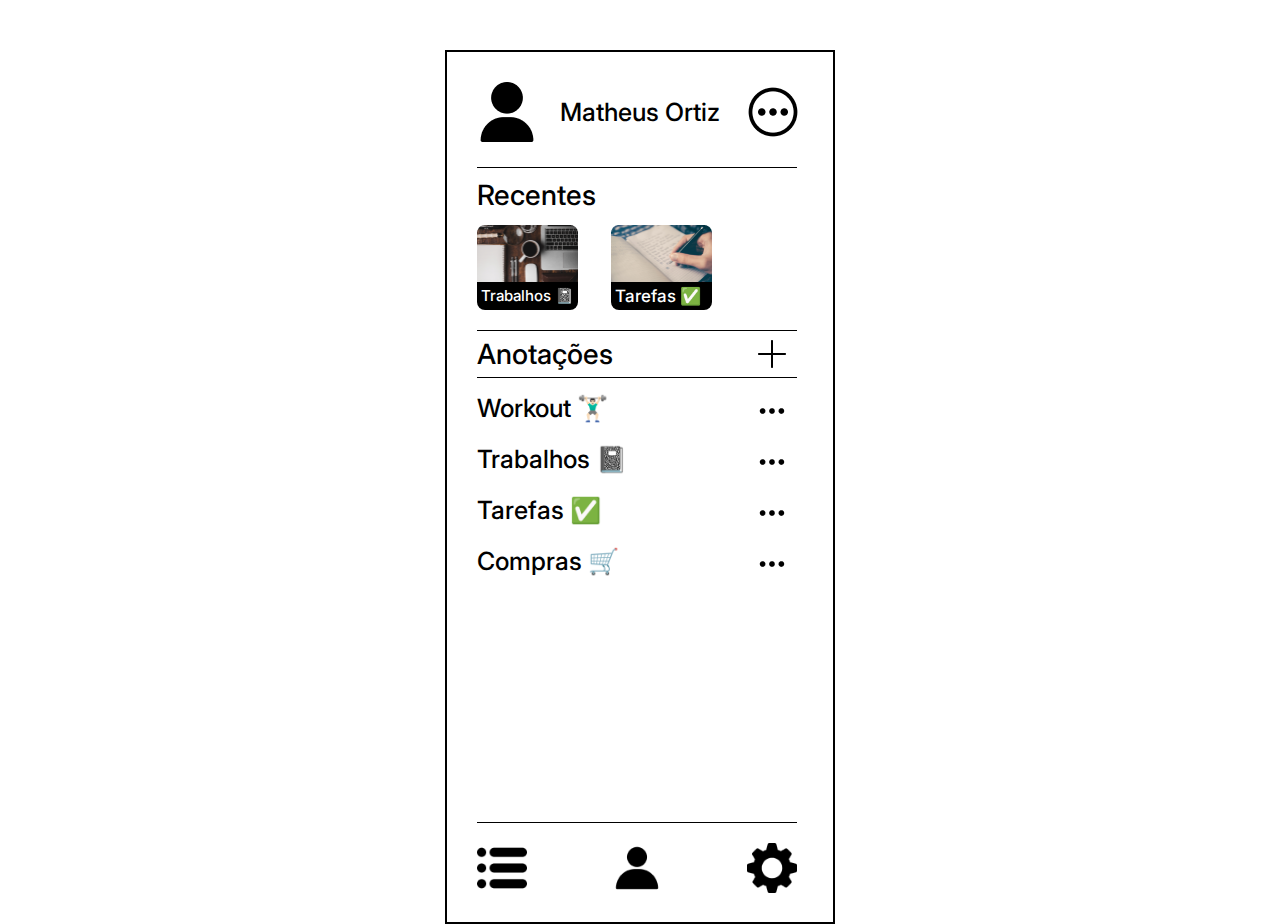
<file: InitialPage/index.html>
<!DOCTYPE html>
<html lang="pt">
<head>
    <meta charset="UTF-8">
    <meta http-equiv="X-UA-Compatible" content="IE=edge">
    <meta name="viewport" content="width=device-width, initial-scale=1.0">
    <link rel="stylesheet" href="style.css">
    <link rel="preconnect" href="https://fonts.googleapis.com">
    <link rel="preconnect" href="https://fonts.gstatic.com" crossorigin>
    <link href="https://fonts.googleapis.com/css2?family=Inter:wght@500&display=swap" rel="stylesheet">
    <title>Pagina Inicial</title>
</head>
<body>
    <main class="base">
        <header>
            <img src="Assets/Perfil.png" alt="Foto de Perfil">
                <p>Matheus Ortiz</p>
            <img src="Assets/MoreOptions.png" alt="Mais Opções">
        </header>

            <div class="Quebra"></div>
            
        <section>
            <h1>Recentes</h1>
            <article class="recentes">
                <div class="image-box">
                    <img src="Assets/Trabalhos.png" alt="Mesa de Trabalho" class="trabalho-img">
                    <div class="caixa-recentes"></div>
                </div>
                <p class="texto-caixa">Trabalhos 📓</p>

                <div class="image-box2">
                    <img src="Assets/Anotação.png" alt="Anotando no caderno" class="anotação-img">
                    <div class="caixa-recentes"></div>
                </div>
                <p class="texto-caixa2">Tarefas ✅</p>
            </article>
        </section>

            <div class="Quebra2"></div>

        <section>
            <article class="anotações">
                <h2>Anotações</h2>
                <div class="image-box3">
                    <img src="Assets/Adicionar.png" alt="Adicionar" class="adicionar-img">
                </div>
            </article>

            <div class="Quebra3"></div>

            <article class="anotações2">
                <div class="image-box4">
                    <p class="texto-anotação">Workout 🏋🏻‍♂️</p>
                    <img src="Assets/Opções.png" alt="Opções" class="Opções-img">
                </div>

                <div class="image-box4">
                    <p class="texto-anotação">Trabalhos 📓 </p>
                    <img src="Assets/Opções.png" alt="Opções" class="Opções-img">
                </div>

                <div class="image-box4">
                    <p class="texto-anotação">Tarefas ✅ </p>
                    <img src="Assets/Opções.png" alt="Opções" class="Opções-img">
                </div>

                <div class="image-box4">
                    <a href="../NotePage/note.html"><p class="texto-anotação">Compras 🛒</p></a>
                    <img src="Assets/Opções.png" alt="Opções" class="Opções-img">
                </div>

            </article>
        </section>

            <div class="Quebra4"></div>

        <footer>
            <a href="..//InitialPage/principal.html"><img src="Assets/Lista.png" alt="Pagina Inicial" class="NavBar-Img"></a>
            <a href="..//PerfilPage/Perfil.html"><img src="Assets/PerfilNavBar.png" alt="Perfil do Notes" class="NavBar-Img"></a>
            <a href="..//ConfigPage/config.html"><img src="Assets/Engrenagem.png" alt="Configurações" class="NavBar-Img-Engrenagem"></a>
        </footer>

    </main>
    
</body>
</html>
</file>
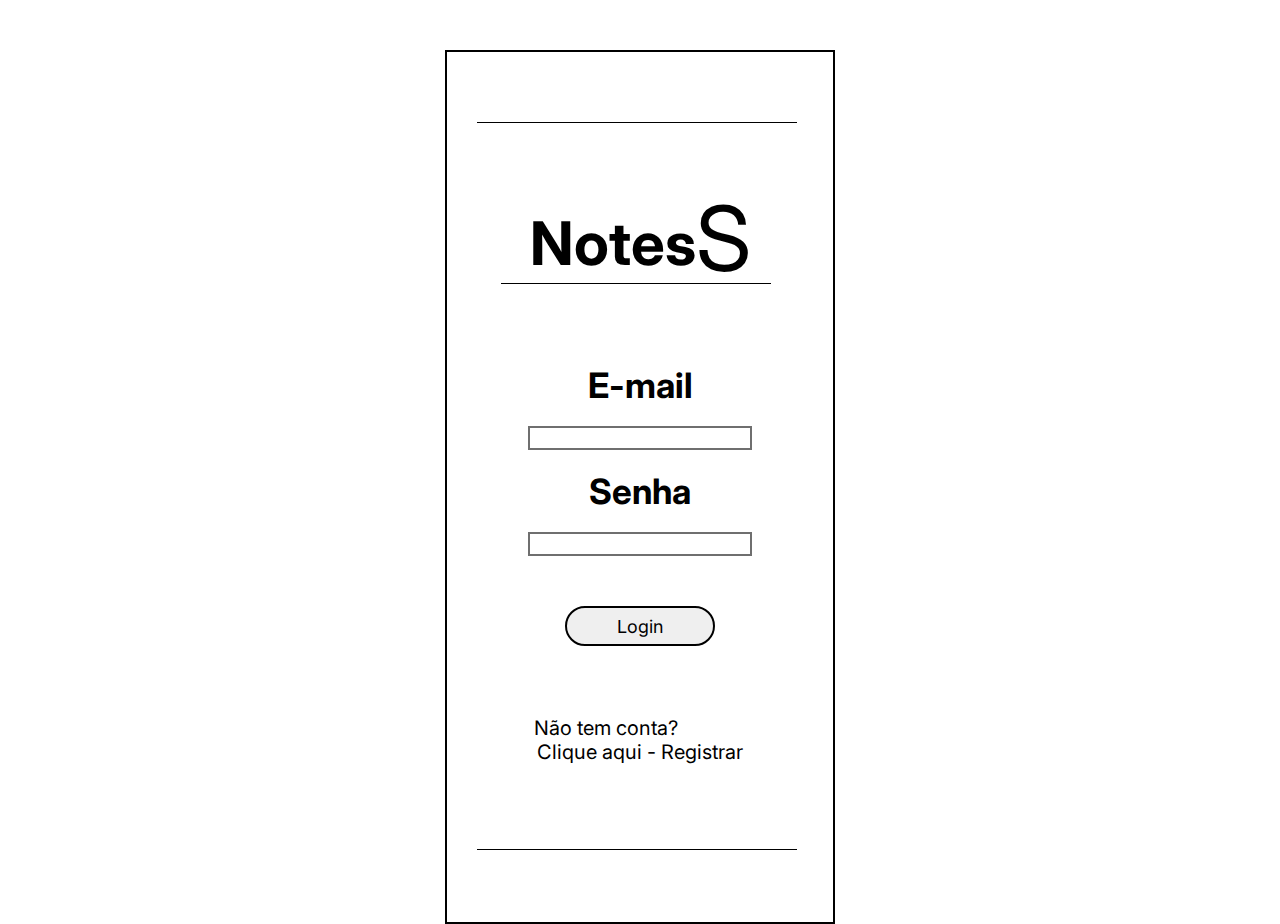
<file: LoginPage/index.html>
<!DOCTYPE html>
<html lang="pt">
<head>
    <meta charset="UTF-8">
    <meta http-equiv="X-UA-Compatible" content="IE=edge">
    <meta name="viewport" content="width=device-width, initial-scale=1.0">
    <link rel="stylesheet" href="loginStyle.css">
    <link rel="preconnect" href="https://fonts.googleapis.com">
    <link rel="preconnect" href="https://fonts.gstatic.com" crossorigin>
    <link href="https://fonts.googleapis.com/css2?family=Inter:wght@500&display=swap" rel="stylesheet">
    <title>Pagina de Login</title>
</head>
<body>
    <main class="base">

        <section>
            <div class="quebra1"></div>
                <article class="display-nome">
           
                    <div class="position-nome">
                        <h1 class="nome-app">Notes</h1>
                    </div>
                        <p class="S-nome">S</p>
            </article>
            <div class="quebra2"></div>

            <article class="login">
                <h2>E-mail</h2>
                <div class="write-box"></div>

                <h3>Senha</h3>
                <div class="write-box"></div>

                <a href="/TarefaMobile/InitialPage/principal.html"><button type="submit" class="login-button">Login</button></a>
                <div class="position-text">
                    <p class="text-account">Não tem conta?</p>
                    <p>Clique aqui - Registrar</p>
                </div>

                <div class="quebra3"></div>
            </article>
        </section>
    </main>
</body>
</html>
</file>
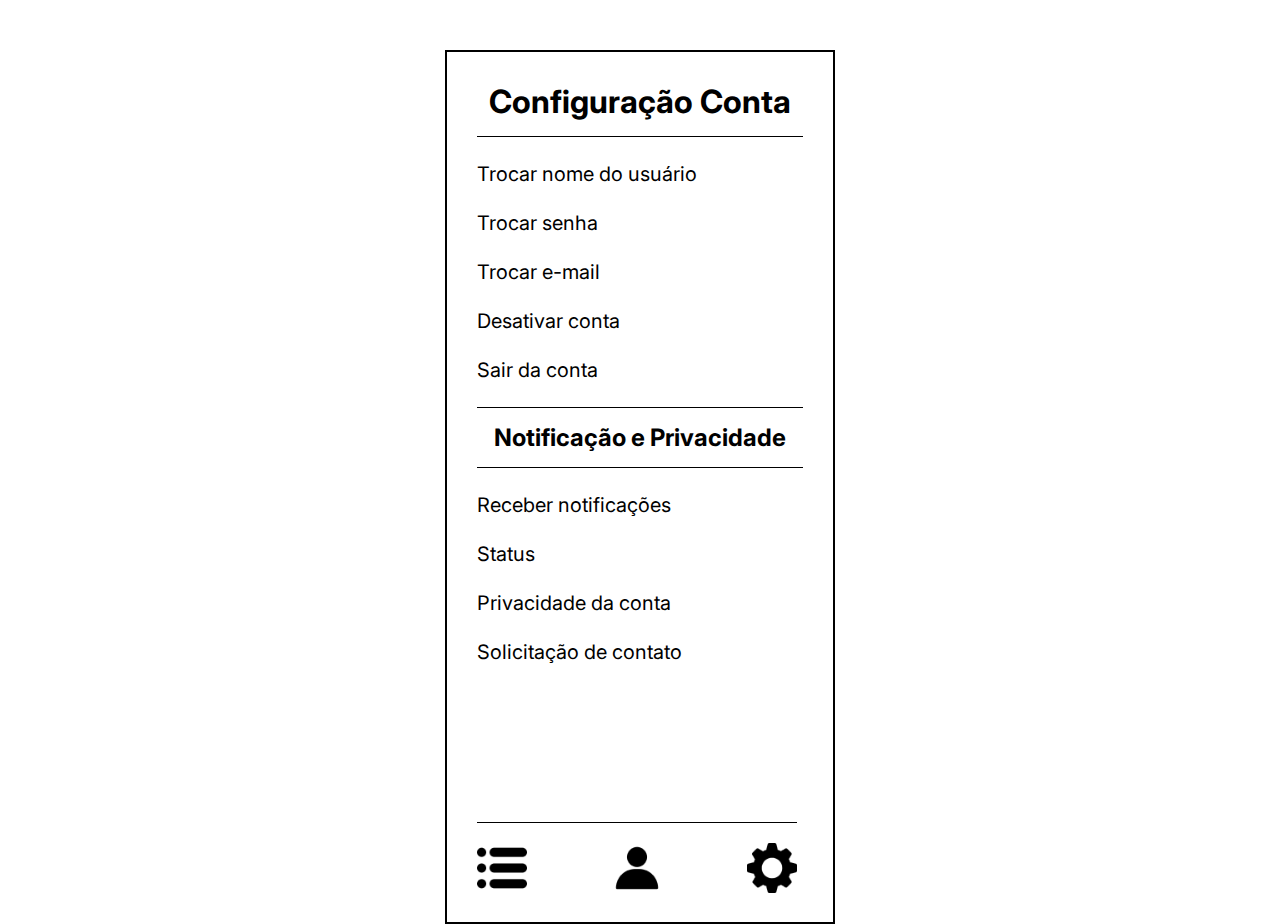
<file: ConfigPage/config.html>
<!DOCTYPE html>
<html lang="pt">
<head>
    <meta charset="UTF-8">
    <meta http-equiv="X-UA-Compatible" content="IE=edge">
    <meta name="viewport" content="width=device-width, initial-scale=1.0">
    <link rel="stylesheet" href="configStyle.css">
    <link rel="preconnect" href="https://fonts.googleapis.com">
    <link rel="preconnect" href="https://fonts.gstatic.com" crossorigin>
    <link href="https://fonts.googleapis.com/css2?family=Inter:wght@500&display=swap" rel="stylesheet">
    <title>Configuração</title>
</head>
<body>
    <main class="base">
        <header>
            <h1>Configuração Conta</h1>
        </header>

        <div class="quebra1"></div>

        <section>
            <article>
                <p class="options">Trocar nome do usuário</p>
                <p class="options">Trocar senha</p>
                <p class="options">Trocar e-mail</p>
                <p class="options">Desativar conta</p>
                <p class="options">Sair da conta</p>
            </article>
        </section>

        <div class="quebra2"></div>

        <section>
            <article>
                <h2>Notificação e Privacidade</h2>
            </article>

            <div class="quebra3"></div>

            <article>
                <p class="optionsnotify">Receber notificações</p>
                <p class="optionsnotify">Status</p>
                <p class="optionsnotify">Privacidade da conta</p>
                <p class="optionsnotify">Solicitação de contato</p>
            </article>
        </section>

        <div class="quebra4"></div>

        <footer>
            <a href="..//InitialPage/principal.html"><img src="Assets/Lista.png" alt="Pagina Inicial" class="NavBar-Img"></a>
            <a href="..//PerfilPage/Perfil.html"><img src="Assets/PerfilNavBar.png" alt="Perfil do Notes" class="NavBar-Img"></a>
            <a href="..//ConfigPage/config.html"><img src="Assets/Engrenagem.png" alt="Configurações" class="NavBar-Img-Engrenagem"></a>
        </footer>
    </main>
</body>
</html>
</file>
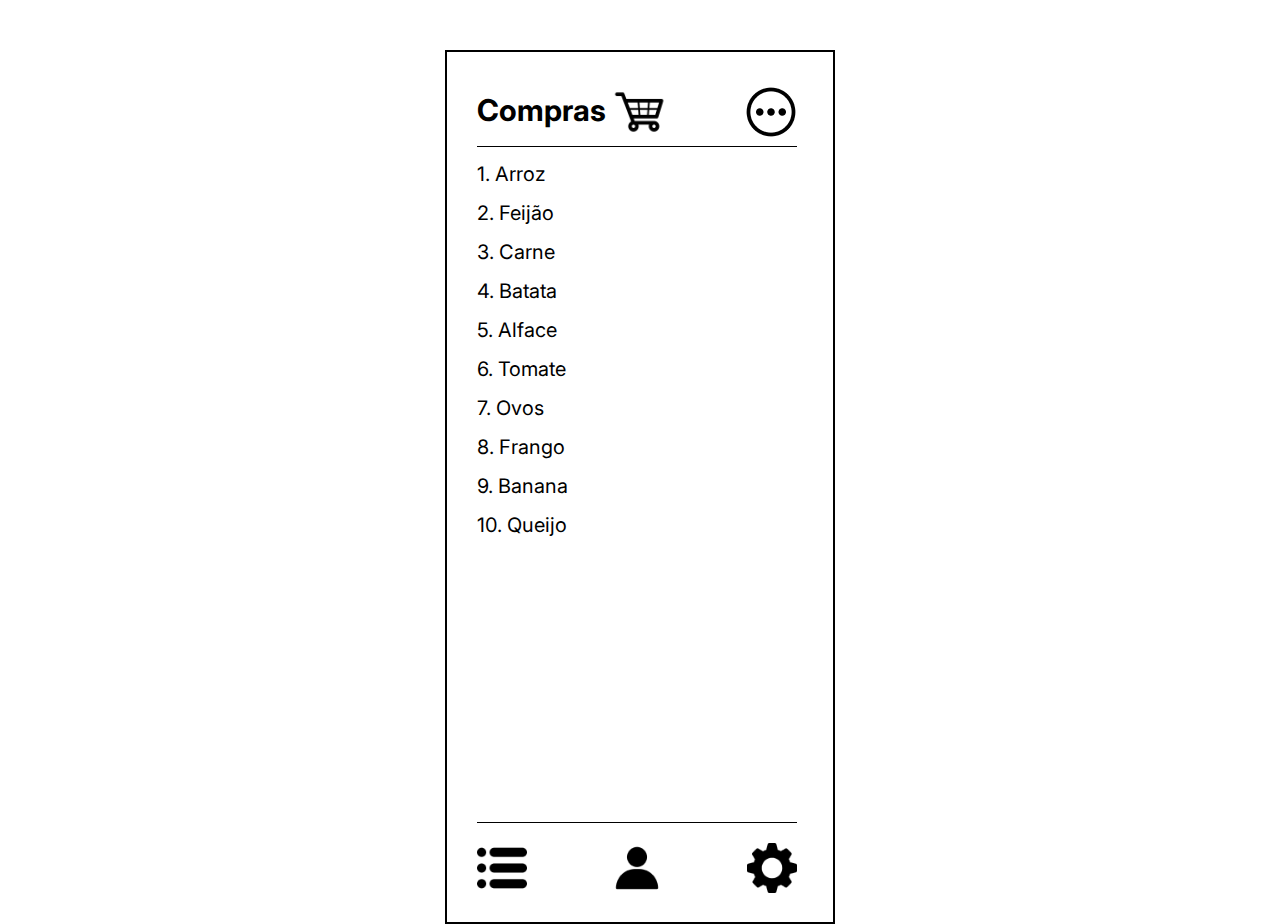
<file: NotePage/note.html>
<!DOCTYPE html>
<html lang="pt">
<head>
    <meta charset="UTF-8">
    <meta http-equiv="X-UA-Compatible" content="IE=edge">
    <meta name="viewport" content="width=device-width, initial-scale=1.0">
    <link rel="stylesheet" href="noteStyle.css">
    <link rel="preconnect" href="https://fonts.googleapis.com">
    <link rel="preconnect" href="https://fonts.gstatic.com" crossorigin>
    <link href="https://fonts.googleapis.com/css2?family=Inter:wght@500&display=swap" rel="stylesheet">
    <title>Pagina Anotações</title>
</head>
<body>
    <main class="base">
        <section>
            <article>
                <header class="lista-compras">
                <h1>Compras</h1>
                <div class="position-carrinho">
                    <img src="Assets/Carrinho.png" alt="Carrinho de Compras" class="tamanho-carrinho">
                </div>
                <div class="position-moreoptions">
                    <img src="Assets/MoreOptions.png" alt="Mais opções">
                </div>
                </header>  
                <div class="quebra1"></div>
            </article>

            <article>
                <p class="texto-nota">1. Arroz</p>
                <p class="texto-nota">2. Feijão</p>
                <p class="texto-nota">3. Carne</p>
                <p class="texto-nota">4. Batata</p>
                <p class="texto-nota">5. Alface</p>
                <p class="texto-nota">6. Tomate</p>
                <p class="texto-nota">7. Ovos</p>
                <p class="texto-nota">8. Frango</p>
                <p class="texto-nota">9. Banana</p>
                <p class="texto-nota">10. Queijo</p>
            </article>
            
        </section>



        <div class="quebra2"></div>

        <footer>
            <a href="..//InitialPage/principal.html"><img src="Assets/Lista.png" alt="Pagina Inicial" class="NavBar-Img"></a>
            <a href="..//PerfilPage/Perfil.html"><img src="Assets/PerfilNavBar.png" alt="Perfil do Notes" class="NavBar-Img"></a>
            <a href="..//ConfigPage/config.html"><img src="Assets/Engrenagem.png" alt="Configurações" class="NavBar-Img-Engrenagem"></a>
        </footer>
    </main>

</body>
</html>
</file>
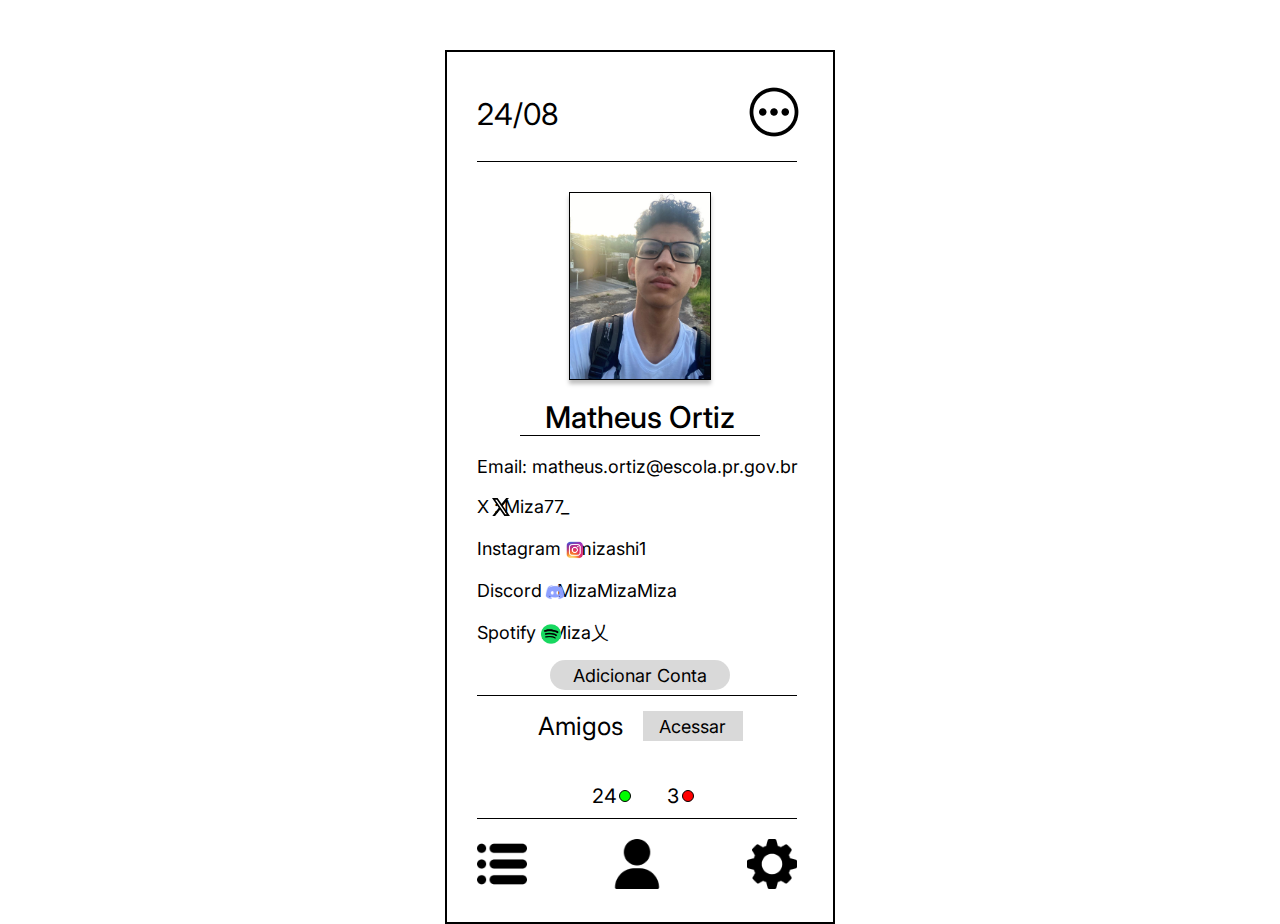
<file: PerfilPage/Perfil.html>
<!DOCTYPE html>
<html lang="pt">
<head>
    <meta charset="UTF-8">
    <meta http-equiv="X-UA-Compatible" content="IE=edge">
    <meta name="viewport" content="width=device-width, initial-scale=1.0">
    <link rel="stylesheet" href="perfilStyle.css">
    <link rel="preconnect" href="https://fonts.googleapis.com">
    <link rel="preconnect" href="https://fonts.gstatic.com" crossorigin>
    <link href="https://fonts.googleapis.com/css2?family=Inter:wght@500&display=swap" rel="stylesheet">
    <title>Pagina Perfil</title>
</head>
<body>
    <main class="base">
        <header>
            <p class="data">24/08</p>
            <div class="position-moreoptions">
                <img src="Assets/MoreOptions.png" alt="Mais opções">
            </div>
        </header>

        <div class="quebra1"></div>

        <section>
            <article>
                <div class="position-foto">
                    <img src="Assets/Foto.jpeg" alt="Foto de perfil" class="size-foto">
                </div>

                <div class="position-nome">
                    <p class="nome-perfil">Matheus Ortiz</p>
                </div>

                <div class="quebra2"></div>

            </article>
        </section>

        <section>
            <article class="redes-sociais">
                <div class="position-social">
                    <p>Email: matheus.ortiz@escola.pr.gov.br</p>
                </div>
                <div class="position-social">
                    <img src="Assets/X.svg" alt="Logo Twitter" class="logo-x">
                    <p>X ㅤ: Miza77_</p>
                </div>
                <div class="position-social">
                    <img src="Assets/Instagram.png" alt="Logo Instagram" class="logo-insta">
                    <p>Instagram ㅤ: mizashi1</p>
                </div>
                <div class="position-social">
                    <img src="Assets/Discord.png" alt="Logo Discord" class="logo-disc">
                    <p>Discord ㅤ: MizaMizaMiza </p>
                </div>
                <div class="position-social">
                    <img src="Assets/Spotify.png" alt="Logo Spotify" class="logo-spotify">
                    <p>Spotify ㅤ: Miza乂</p>
                </div>
            </article>

            <article class="position-button">
                <button type="submit" class="button-add">Adicionar Conta</button>
            </article>

            <div class="quebra3"></div>
            
        </section>

        <section>
            <article class="amigos">
                <p class="texto-amigos">Amigos</p>
            <div class="position-acessar">
                <button type="submit" class="button-acessar">Acessar</button>
            </div>
            </article>

            <article class="on-off">
                <p class="on">24</p>
                <div class="circulo-green"></div>
                <p>3</p>
                <div class="circulo-red"></div>
            </article>
        </section>
        <div class="quebra4"></div>

        <footer>
            <a href="..//InitialPage/principal.html"><img src="Assets/Lista.png" alt="Pagina Inicial" class="NavBar-Img"></a>
            <a href="..//PerfilPage/Perfil.html"><img src="Assets/Perfil.png" alt="Perfil do Notes" class="NavBar-Img"></a>
            <a href="..//ConfigPage/config.html"><img src="Assets/Engrenagem.png" alt="Configurações" class="NavBar-Img-Engrenagem"></a>
        </footer>
    </main>
    
</body>
</html>
</file>
<file: InitialPage/style.css>
* {
    margin: 0;
    padding: 0;
    border: 0;
    vertical-align: baseline;
    font-family: 'Inter', sans-serif;
}

body {
    display: flex;
    justify-content: center;
    align-items: center;
    padding-top: 50px;
}

.base {
    width: 326px;
    height: 810px;
    border: 2px solid black;
    padding: 30px;

}

header {
    display: flex;
    align-items: center;
}

p {
    /* Matheus Ortiz */

    position: relative;
    width: 204px;
    height: 36px;

    font-style: normal;
    font-weight: 500;
    font-size: 25px;
    line-height: 36px;

    color: #000000;
    margin-left: 15px;
    margin-right: 15px;
    text-align: center;
}

.Quebra {
    width: 320.2px;
    border-bottom: 1px solid #000000;
    padding-top: 25px;
    display: flex;
    justify-content: center;
    align-items: center;
}


h1 {
    width: 155px;
    height: 35px;
    font-size: 28px;
    font-weight: 500;
    padding-top: 10px;
}

.recentes {
    display: flex;
    padding-top: 12px;

}

.image-box {
    display: flex;
    flex-direction: column;
}

.caixa-recentes {
    border: 14px solid #000000;
    width: 72.8px;
    margin: 0;
    border-radius: 0px 0px 8px 8px;
}

.texto-caixa {
    position: absolute;
    margin-top: 53px;
    margin-left: 4px;
    font-size: 15px;
    color: #fff;
    text-align: left;
    width: 95px;
}

.image-box2 {
    display: flex;
    flex-direction: column;
    margin-left: 33px;
}

.texto-caixa2 {
    position: absolute;
    width: 95px;
    padding-top: 53px;
    margin-left: 138px;
    font-size: 17px;
    color: #fff;
    text-align: left;
}

.Quebra2 {
    width: 320.2px;
    border-bottom: 1px solid #000000;
    padding-top: 20px;
    display: flex;
    justify-content: center;
    align-items: center;
}


.anotações {
    display: flex;
}

h2 {
    width: 155px;
    height: 35px;
    font-size: 28px;
    font-weight: 500;
    padding-top: 6px;
}

.image-box3 {
    display: flex;
    margin-left: 126px;
    margin-top: 9px;
}

.adicionar-img {
    width: 28px;
    height: 28px;
}

.Quebra3 {
    width: 320.2px;
    border-bottom: 1px solid #000000;
    margin-top: 5px;
    display: flex;
    justify-content: center;
    align-items: center;
}

.anotações2 {
    display: flex;
    flex-direction: column;
}

.image-box4 {
    display: flex;
}

.texto-anotação {
    color: #000;
    text-align: left;
    font-family: Inter;
    font-size: 25px;
    font-style: normal;
    font-weight: 500;
    line-height: normal;

    margin: 0;
    padding-top: 15px;
}

.Opções-img {
    width: 30px;
    height: 30px;
    padding-top: 18px;
    padding-left: 76px;
}

.Quebra4 {
    width: 320.2px;
    border-bottom: 1px solid #000000;
    margin-top: 240px;
}

footer {
    display: flex;
    align-items: center;
    justify-content: center;
    margin: 20px 90px 0px 0px;
}

.NavBar-Img {
    width: auto;
    height: 50px;
    padding-left: 85px;
}

.NavBar-Img-Engrenagem {
    width: auto;
    height: 50px;
    padding-left: 85px;
    margin-right: 1px;
}

a {
    text-decoration: none;
}
</file>
<file: LoginPage/loginStyle.css>
* {
    margin: 0;
    padding: 0;
    border: 0;
    vertical-align: baseline;
    font-family: 'Inter', sans-serif;
}

body {
    display: flex;
    justify-content: center;
    align-items: center;
    padding-top: 50px;
}

.base {
    width: 326px;
    height: 810px;
    border: 2px solid black;
    padding: 30px;
}

.quebra1 {
    width: 320.2px;
    border-bottom: 1px solid #000000;
    margin-top: 40px;
}


.display-nome {
    display: flex;
    align-items: center;
    justify-content: center;
    margin-top: 70px;
    height: 90px;
}

.position-nome {
    margin-top: 10px;
}
.nome-app {
    font-size: 60px;
}

.S-nome {
    font-size: 90px;
}

.quebra2 {
    width: 270px;
    border-bottom: 1px solid #000000;
    margin-left: 24px;
}

.login {
    text-align: center;
    margin-top: 80px;
}

h2, h3 {
    font-size: 35px;
    margin-top: 20px;
}

.write-box {
    margin: auto;
    border: 2px solid #00000090;
    width: 220px;
    height: 20px;
    margin-top: 20px;
}

.login-button {
    margin-top: 50px;
    width: 150px;
    height: 40px;
    border: 2px solid black;
    border-radius: 40px;
    font-size: 18px;
}

.position-text {
    margin-top: 70px;
    font-size: 20px;
}

.text-account {
    text-align: initial;
    width: auto;
    margin-left: 57px;
}

.quebra3 {
    width: 320.2px;
    border-bottom: 1px solid #000000;
    margin-top: 85px;
}
</file>
<file: ConfigPage/configStyle.css>
* {
    margin: 0;
    padding: 0;
    border: 0;
    vertical-align: baseline;
    font-family: 'Inter', sans-serif;
}

body {
    display: flex;
    justify-content: center;
    align-items: center;
    padding-top: 50px;
}

.base {
    width: 326px;
    height: 810px;
    border: 2px solid black;
    padding: 30px;
}

header {
    text-align: center;
}

.quebra1 {
    width: 326px;
    border-bottom: 1px solid #000000;
    margin-top: 15px;
}

.options {
    font-size: 20px;
    margin-top: 25px;
}

.quebra2 {
    width: 326px;
    border-bottom: 1px solid #000000;
    margin-top: 25px;
}

h2 {
    width: auto;
    margin-top: 15px;
    text-align: center;
}

.quebra3 {
    width: 326px;
    border-bottom: 1px solid #000000;
    margin-top: 15px;
}

.optionsnotify {
    font-size: 20px;
    margin-top: 25px;
}


.quebra4 {
    width: 320.2px;
    border-bottom: 1px solid #000000;
    margin-top: 158px;
}

footer {
    display: flex;
    align-items: center;
    justify-content: center;
    margin: 20px 90px 0px 0px;
}

.NavBar-Img {
    width: auto;
    height: 50px;
    padding-left: 85px;
}

.NavBar-Img-Engrenagem {
    width: auto;
    height: 50px;
    margin-left: 85px;
    margin-right: 1px;
}
</file>
<file: NotePage/noteStyle.css>
* {
    margin: 0;
    padding: 0;
    border: 0;
    vertical-align: baseline;
    font-family: 'Inter', sans-serif;
}

body {
    display: flex;
    justify-content: center;
    align-items: center;
    padding-top: 50px;
}

.base {
    width: 326px;
    height: 810px;
    border: 2px solid black;
    padding: 30px;
}

h1 {
    font-size: 30px;
    margin-top: 10px;
}

.lista-compras {
    display: flex;
}

.position-carrinho {
    margin-left: 5px;
}

.tamanho-carrinho {
    width: 60px
}

.position-moreoptions {
    margin-left: 70px;
}

.quebra1 {
    width: 320.2px;
    border-bottom: 1px solid #000000;
}

.quebra2 {
    width: 320.2px;
    border-bottom: 1px solid #000000;
    margin-top: 285px;
}

.texto-nota {
    font-size: 20px;
    margin-top: 15px;
}


footer {
    display: flex;
    align-items: center;
    justify-content: center;
    text-align: center;
    margin: 20px 90px 0px 0px;
}

.NavBar-Img {
    width: auto;
    height: 50px;
    padding-left: 85px;
}

.NavBar-Img-Engrenagem {
    width: auto;
    height: 50px;
    margin-left: 85px;
    margin-right: 1px;
}
</file>
<file: PerfilPage/perfilStyle.css>
* {
    margin: 0;
    padding: 0;
    border: 0;
    vertical-align: baseline;
    font-family: 'Inter', sans-serif;
}

body {
    display: flex;
    justify-content: center;
    align-items: center;
    padding-top: 50px;
}

.base {
    width: 326px;
    height: 810px;
    border: 2px solid black;
    padding: 30px;
}

header {
    display: flex;
    align-items: center;
}

.data {
    font-size: 30px;
    width: 85px;
    height: 36px;
}

.position-moreoptions {
    margin-left: 185px;
}

.quebra1 {
    width: 320.2px;
    border-bottom: 1px solid #000000;
    margin-top: 15px;
}

.position-foto {
    margin-top: 30px;
    text-align: center;
}

.size-foto {
    border: 1px solid black;
    box-shadow: 0px 4px 4px 0px rgba(0, 0, 0, 0.25);
    width: 140px;
}

.position-nome {
    text-align: center;
    margin-top: 15px;
}

.nome-perfil {
    font-size: 30px;
    font-weight: 500;
}

.quebra2 {
    width: 240px;
    border-bottom: 1px solid #000000;
    margin: auto;
}

.redes-sociais {
    margin-top: 20px;
    font-size: 18px;
    width: 331px;
}

.position-social {
    margin-top: 18px;
}

.logo-x {
    width: 18px;
    height: 18px;
    position: absolute;
    margin-left: 15px;
    margin-top: 3px;
}

.logo-insta {
    width: 18px;
    height: 18px;
    position: absolute;
    margin-left: 89px;
    margin-top: 4px;
}

.logo-disc {
    width: 20px;
    height: 20px;
    position: absolute;
    margin-left: 68px;
    margin-top: 3px;
}

.logo-spotify {
    width: 20px;
    height: 20px;
    position: absolute;
    margin-left: 64px;
    margin-top: 3px;
}

.position-button {
    display: flex;
    align-items: center;
    justify-content: center;
    margin-top: 15px;
    margin-bottom: 5px;
}

.button-add {
    width: 180px;
    height: 30px;
    border-radius: 30px;
    background: rgba(128, 128, 128, 0.30);
    font-size: 18px;
}

.quebra3 {
    width: 320.2px;
    border-bottom: 1px solid #000000;
}

.amigos {
    display: flex;
    align-items: center;
    justify-content: center;
    margin-top: 15px;
}

.texto-amigos {
    font-size: 25px;
}

.position-acessar{
    margin-left: 20px;
}

.button-acessar {
    width: 100px;
    height: 30px;
    background: rgba(128, 128, 128, 0.30);
    font-size: 18px;
}

.on-off {
    display: flex;
    align-items: center;
    justify-content: center;
    font-size: 20px;
    margin: 43px 10px 0px 0px;
}

.on {
    margin-right: 50px;
}

.circulo-green {
    width: 10px;
    height: 10px;
    border-radius: 50%;
    background-color: lime;
    position: absolute;
    margin-right: 20px;
    border: 1px solid #000000;
}

.circulo-red {
    width: 10px;
    height: 10px;
    border-radius: 50%;
    background-color: red;
    position: absolute;
    margin-left: 105px;
    border: 1px solid #000000;
}

.quebra4 {
    width: 320.2px;
    border-bottom: 1px solid #000000;
    margin-top: 10px;
}


footer {
    display: flex;
    align-items: center;
    justify-content: center;
    text-align: center;
    margin: 20px 90px 0px 0px;
}

.NavBar-Img {
    width: auto;
    height: 50px;
    padding-left: 85px;
}

.NavBar-Img-Engrenagem {
    width: auto;
    height: 50px;
    margin-left: 85px;
    margin-right: 1px;
}
</file>
